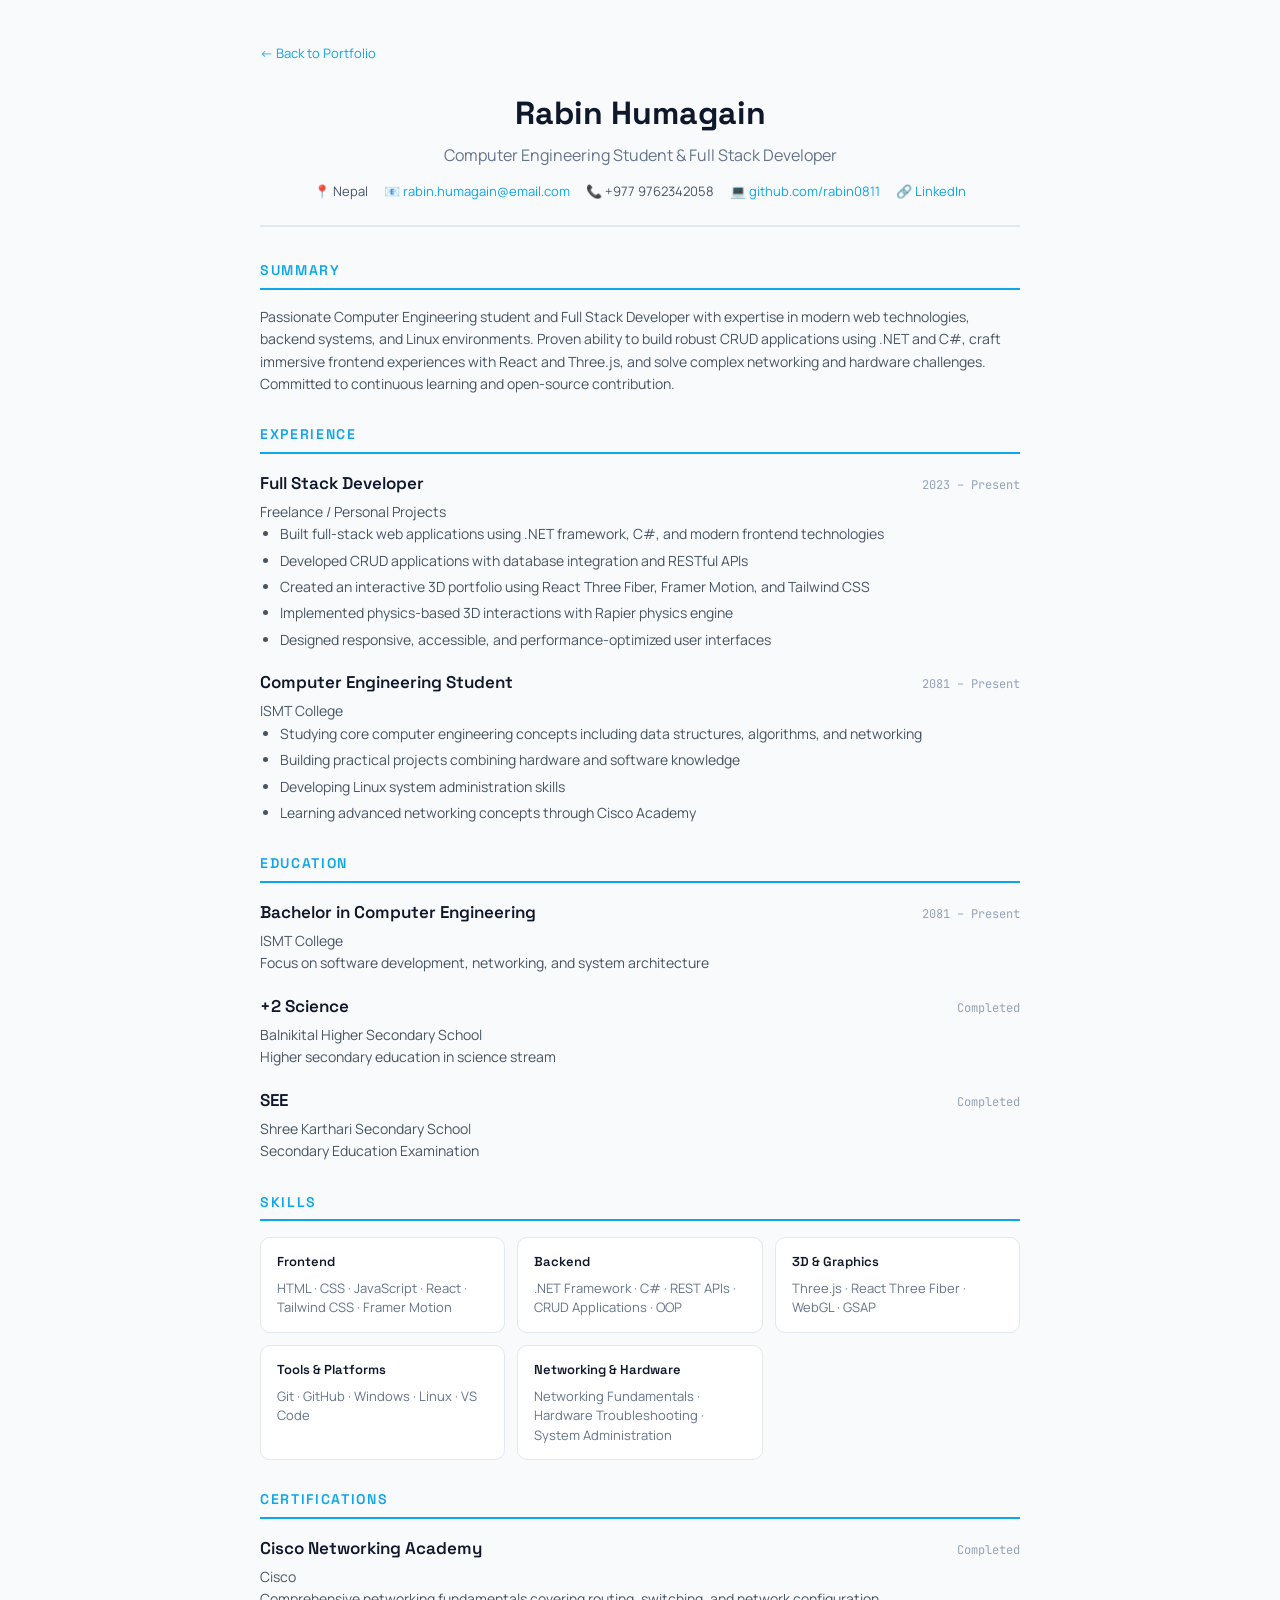
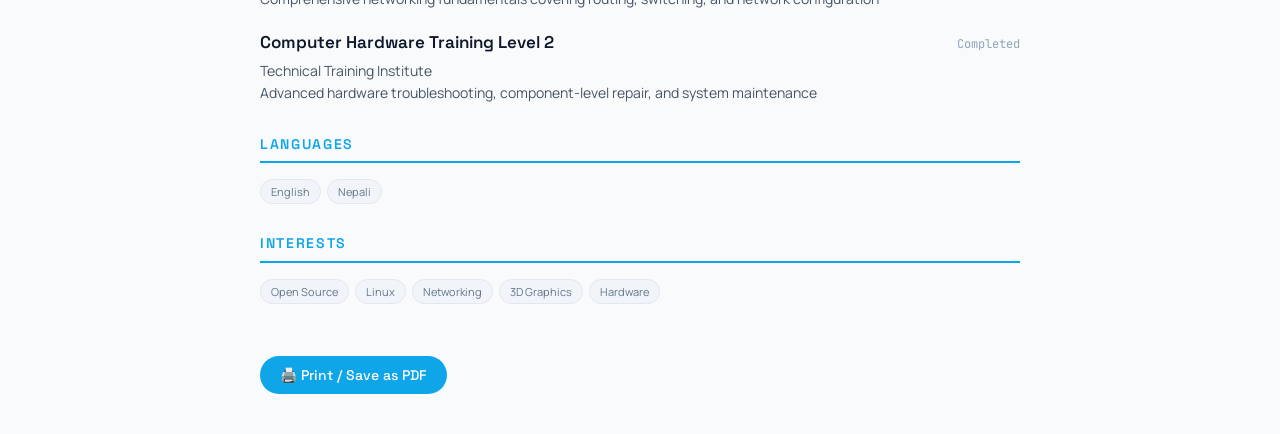
<file: frontend/cv.html>
<!doctype html>
<html lang="en">
<head>
<meta charset="utf-8" />
<meta name="viewport" content="width=device-width, initial-scale=1" />
<title>Rabin Humagain — Resume</title>
<link rel="preconnect" href="https://fonts.googleapis.com" />
<link rel="preconnect" href="https://fonts.gstatic.com" crossorigin />
<link href="https://fonts.googleapis.com/css2?family=Space+Grotesk:wght@400;500;600;700&family=Manrope:wght@300;400;500;600&family=JetBrains+Mono:wght@400;500&display=swap" rel="stylesheet" />
<style>
  :root { --accent: #0ea5e9; }
  * { box-sizing: border-box; margin: 0; padding: 0; }
  body {
    font-family: 'Manrope', system-ui, sans-serif;
    background: #f8fafc; color: #1e293b; padding: 40px 20px;
    max-width: 800px; margin: 0 auto; line-height: 1.6;
  }
  a { color: var(--accent); text-decoration: none; }
  a:hover { text-decoration: underline; }
  .back-link {
    display: inline-flex; align-items: center; gap: 6px;
    font-size: 13px; margin-bottom: 24px; color: var(--accent);
  }
  .header { text-align: center; margin-bottom: 32px; padding-bottom: 24px; border-bottom: 2px solid #e2e8f0; }
  .header h1 { font-family: 'Space Grotesk', sans-serif; font-size: 32px; font-weight: 700; color: #0f172a; margin-bottom: 4px; }
  .header .subtitle { font-size: 16px; color: #64748b; margin-bottom: 12px; }
  .header .contact-row { display: flex; flex-wrap: wrap; justify-content: center; gap: 16px; font-size: 13px; color: #475569; }
  .section { margin-bottom: 28px; }
  .section-title {
    font-family: 'Space Grotesk', sans-serif; font-size: 14px; font-weight: 600;
    text-transform: uppercase; letter-spacing: 0.12em; color: var(--accent);
    border-bottom: 2px solid var(--accent); padding-bottom: 6px; margin-bottom: 16px;
  }
  .entry { margin-bottom: 18px; }
  .entry-head { display: flex; justify-content: space-between; align-items: baseline; margin-bottom: 4px; }
  .entry-head h3 { font-family: 'Space Grotesk', sans-serif; font-size: 17px; font-weight: 600; color: #0f172a; }
  .entry-head .period { font-family: 'JetBrains Mono', monospace; font-size: 12px; color: #94a3b8; }
  .entry-head .company { font-size: 14px; color: #475569; margin-bottom: 4px; }
  .entry p, .entry li { font-size: 14px; color: #475563; line-height: 1.6; }
  .entry ul { padding-left: 20px; }
  .entry li { margin-bottom: 4px; }
  .skills-grid { display: grid; grid-template-columns: repeat(auto-fill, minmax(200px, 1fr)); gap: 12px; }
  .skill-cat { background: #fff; border: 1px solid #e2e8f0; border-radius: 10px; padding: 14px 16px; }
  .skill-cat h4 { font-family: 'Space Grotesk', sans-serif; font-size: 13px; font-weight: 600; color: #0f172a; margin-bottom: 6px; }
  .skill-cat p { font-size: 13px; color: #64748b; line-height: 1.5; }
  .tags { display: flex; flex-wrap: wrap; gap: 6px; margin-top: 8px; }
  .tag { font-size: 11px; padding: 3px 10px; background: #f1f5f9; border: 1px solid #e2e8f0; border-radius: 999px; color: #64748b; }
  .print-btn {
    display: inline-flex; align-items: center; gap: 8px; padding: 10px 20px;
    background: var(--accent); color: #fff; border: none; border-radius: 999px;
    font-family: 'Space Grotesk', sans-serif; font-size: 14px; font-weight: 500;
    cursor: pointer; margin-top: 24px;
  }
  .print-btn:hover { box-shadow: 0 4px 16px rgba(14,165,233,0.35); }
  @media print {
    body { padding: 0; background: #fff; }
    .back-link, .print-btn { display: none; }
    .section { break-inside: avoid; }
  }
</style>
</head>
<body>

<a href="index.html" class="back-link">← Back to Portfolio</a>

<div class="header">
  <h1>Rabin Humagain</h1>
  <p class="subtitle">Computer Engineering Student &amp; Full Stack Developer</p>
  <div class="contact-row">
    <span>📍 Nepal</span>
    <span>📧 <a href="mailto:rabin.humagain@email.com">rabin.humagain@email.com</a></span>
    <span>📞 +977 9762342058</span>
    <span>💻 <a href="https://github.com/rabin0811" target="_blank">github.com/rabin0811</a></span>
    <span>🔗 <a href="https://np.linkedin.com/in/rabin-humagain-417a35410" target="_blank">LinkedIn</a></span>
  </div>
</div>

<div class="section">
  <div class="section-title">Summary</div>
  <p style="font-size:14px;color:#475563">
    Passionate Computer Engineering student and Full Stack Developer with expertise in modern web technologies, backend systems, and Linux environments. Proven ability to build robust CRUD applications using .NET and C#, craft immersive frontend experiences with React and Three.js, and solve complex networking and hardware challenges. Committed to continuous learning and open-source contribution.
  </p>
</div>

<div class="section">
  <div class="section-title">Experience</div>

  <div class="entry">
    <div class="entry-head">
      <h3>Full Stack Developer</h3>
      <span class="period">2023 – Present</span>
    </div>
    <p class="company">Freelance / Personal Projects</p>
    <ul>
      <li>Built full-stack web applications using .NET framework, C#, and modern frontend technologies</li>
      <li>Developed CRUD applications with database integration and RESTful APIs</li>
      <li>Created an interactive 3D portfolio using React Three Fiber, Framer Motion, and Tailwind CSS</li>
      <li>Implemented physics-based 3D interactions with Rapier physics engine</li>
      <li>Designed responsive, accessible, and performance-optimized user interfaces</li>
    </ul>
  </div>

  <div class="entry">
    <div class="entry-head">
      <h3>Computer Engineering Student</h3>
      <span class="period">2081 – Present</span>
    </div>
    <p class="company">ISMT College</p>
    <ul>
      <li>Studying core computer engineering concepts including data structures, algorithms, and networking</li>
      <li>Building practical projects combining hardware and software knowledge</li>
      <li>Developing Linux system administration skills</li>
      <li>Learning advanced networking concepts through Cisco Academy</li>
    </ul>
  </div>
</div>

<div class="section">
  <div class="section-title">Education</div>
  <div class="entry">
    <div class="entry-head">
      <h3>Bachelor in Computer Engineering</h3>
      <span class="period">2081 – Present</span>
    </div>
    <p class="company">ISMT College</p>
    <p>Focus on software development, networking, and system architecture</p>
  </div>
  <div class="entry">
    <div class="entry-head">
      <h3>+2 Science</h3>
      <span class="period">Completed</span>
    </div>
    <p class="company">Balnikital Higher Secondary School</p>
    <p>Higher secondary education in science stream</p>
  </div>
  <div class="entry">
    <div class="entry-head">
      <h3>SEE</h3>
      <span class="period">Completed</span>
    </div>
    <p class="company">Shree Karthari Secondary School</p>
    <p>Secondary Education Examination</p>
  </div>
</div>

<div class="section">
  <div class="section-title">Skills</div>
  <div class="skills-grid">
    <div class="skill-cat">
      <h4>Frontend</h4>
      <p>HTML · CSS · JavaScript · React · Tailwind CSS · Framer Motion</p>
    </div>
    <div class="skill-cat">
      <h4>Backend</h4>
      <p>.NET Framework · C# · REST APIs · CRUD Applications · OOP</p>
    </div>
    <div class="skill-cat">
      <h4>3D &amp; Graphics</h4>
      <p>Three.js · React Three Fiber · WebGL · GSAP</p>
    </div>
    <div class="skill-cat">
      <h4>Tools &amp; Platforms</h4>
      <p>Git · GitHub · Windows · Linux · VS Code</p>
    </div>
    <div class="skill-cat">
      <h4>Networking &amp; Hardware</h4>
      <p>Networking Fundamentals · Hardware Troubleshooting · System Administration</p>
    </div>
  </div>
</div>

<div class="section">
  <div class="section-title">Certifications</div>
  <div class="entry">
    <div class="entry-head">
      <h3>Cisco Networking Academy</h3>
      <span class="period">Completed</span>
    </div>
    <p class="company">Cisco</p>
    <p>Comprehensive networking fundamentals covering routing, switching, and network configuration</p>
  </div>
  <div class="entry">
    <div class="entry-head">
      <h3>Computer Hardware Training Level 2</h3>
      <span class="period">Completed</span>
    </div>
    <p class="company">Technical Training Institute</p>
    <p>Advanced hardware troubleshooting, component-level repair, and system maintenance</p>
  </div>
</div>

<div class="section">
  <div class="section-title">Languages</div>
  <div class="tags">
    <span class="tag">English</span>
    <span class="tag">Nepali</span>
  </div>
</div>

<div class="section">
  <div class="section-title">Interests</div>
  <div class="tags">
    <span class="tag">Open Source</span>
    <span class="tag">Linux</span>
    <span class="tag">Networking</span>
    <span class="tag">3D Graphics</span>
    <span class="tag">Hardware</span>
  </div>
</div>

<button class="print-btn" onclick="window.print()">🖨️ Print / Save as PDF</button>

</body>
</html>
</file>
